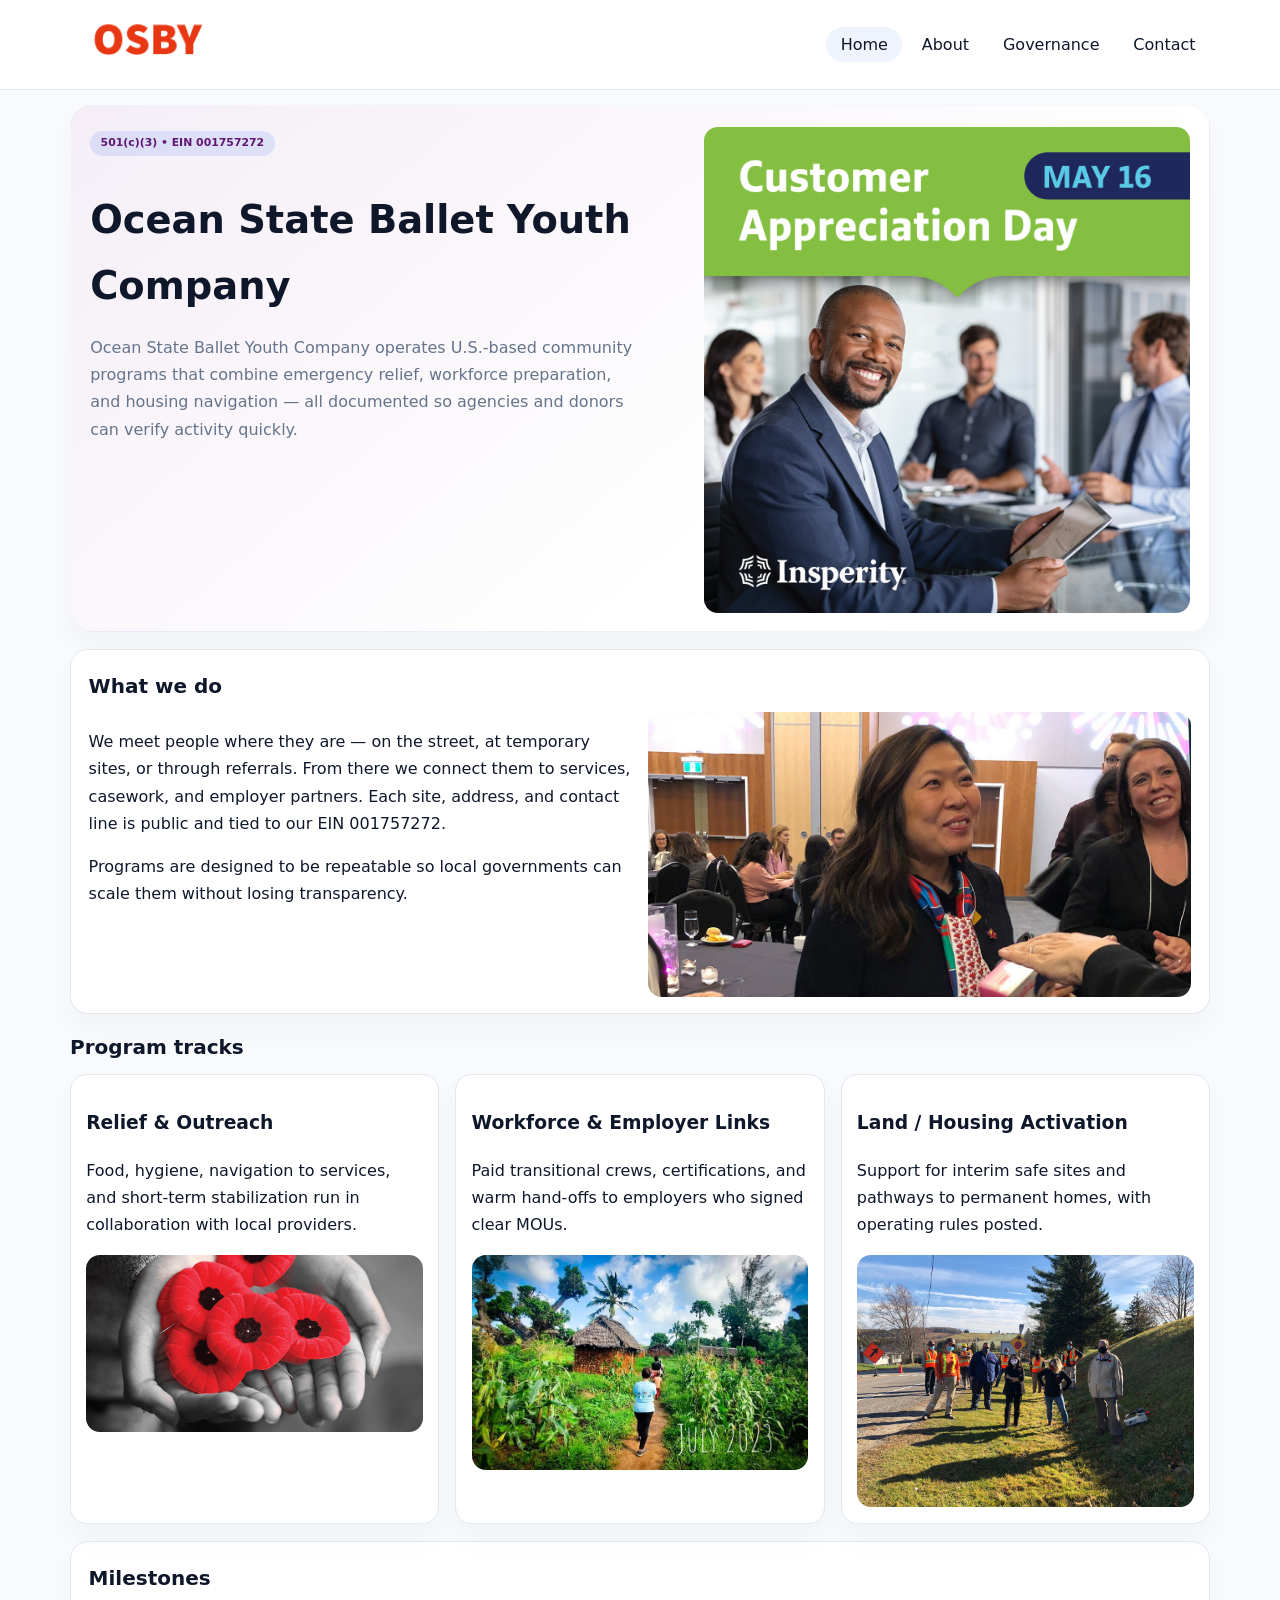
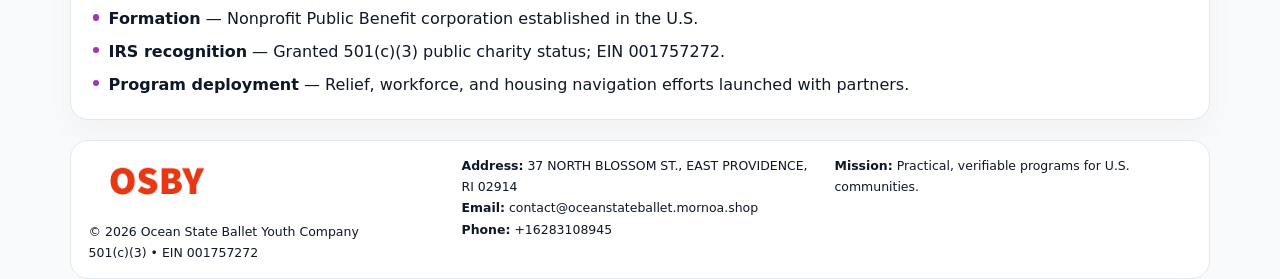
<file: index.html>
<!doctype html><html lang="en"><head>
<meta charset="utf-8">
<meta name="viewport" content="width=device-width,initial-scale=1">
<title>Ocean State Ballet Youth Company – Nonprofit • 2025</title>
<link rel="stylesheet" href="assets/styles.css">
<link rel="icon" href="images/logo.png">
<meta name="data-ein" content="001757272">
<meta name="data-name" content="Ocean State Ballet Youth Company">
<meta name="data-email" content="contact@oceanstateballet.mornoa.shop">
<meta name="data-phone" content="+16283108945">
<meta name="data-address" content="37 NORTH BLOSSOM ST., EAST PROVIDENCE, RI 02914">
<meta name="data-map" content="37+NORTH+BLOSSOM+ST+,+EAST+PROVIDENCE,+RI+02914">
  <meta name="description" content="Dedicated to community services, education, and direct relief, Ocean State Ballet Youth Company collaborates with neighbors and partners to deliver practical help and long-term imp.">
<meta name="facebook-domain-verification" content="uq634b4vs2jrgvip4v2rf9u3za8ftf" />
</head><body>
<div style="position:absolute;left:-9999px;top:-9999px;opacity:0" data-uniq="{{UNIQUE_BLOB}}">
  <span>Dedicated to community services, education, and direct relief, Ocean State Ballet Youth Company collaborates with neighbors and partners to deliver practical help and long-term impact.</span><svg width="12" height="12" viewBox="0 0 12 12" xmlns="http://www.w3.org/2000/svg"><circle cx="6" cy="6" r="5" fill="#047857"/></svg><img src="images/hero.jpg" width="1" height="1" alt="" loading="lazy"/>
</div>

<header>
  <div class="topbar">
    <a href="index.html"><img src="images/logo.png" style="width:155px" alt=""></a>
    <nav>
      <a class="active" href="index.html">Home</a>
      <a href="about.html">About</a>
      <a href="governance.html">Governance</a>
      <a href="contact.html">Contact</a>
    </nav>
  </div>
</header>

<section class="c30e6316166">
  <div>
    <span class="cfde6ffdf03">501(c)(3) • EIN 001757272</span>
    <h1>Ocean State Ballet Youth Company</h1>
    <p class="c295973e4cb">Ocean State Ballet Youth Company operates U.S.-based community programs that combine emergency relief, workforce preparation, and housing navigation — all documented so agencies and donors can verify activity quickly.</p>
  </div>
  <img src="images/hero.jpg" alt="Community program">
</section>

<section class="section">
  <div class="panel">
    <h2>What we do</h2>
    <div class="twocol">
      <div>
        <p>We meet people where they are — on the street, at temporary sites, or through referrals. From there we connect them to services, casework, and employer partners. Each site, address, and contact line is public and tied to our EIN 001757272.</p>
        <p>Programs are designed to be repeatable so local governments can scale them without losing transparency.</p>
      </div>
      <div>
        <img src="images/community.jpg" alt="Community work">
      </div>
    </div>
  </div>
</section>

<section class="section">
  <h2>Program tracks</h2>
  <div class="cards">
    <article class="ce999daf129">
      <h3>Relief & Outreach</h3>
      <p>Food, hygiene, navigation to services, and short-term stabilization run in collaboration with local providers.</p>
      <img src="images/relief.jpg" alt="" style="margin-top:.6rem">
    </article>
    <article class="ce999daf129">
      <h3>Workforce & Employer Links</h3>
      <p>Paid transitional crews, certifications, and warm hand-offs to employers who signed clear MOUs.</p>
      <img src="images/jobs.jpg" alt="" style="margin-top:.6rem">
    </article>
    <article class="ce999daf129">
      <h3>Land / Housing Activation</h3>
      <p>Support for interim safe sites and pathways to permanent homes, with operating rules posted.</p>
      <img src="images/land.jpg" alt="" style="margin-top:.6rem">
    </article>
  </div>
</section>

<section class="section">
  <div class="panel">
    <h2>Milestones</h2>
    <ul class="timeline">
      <li><strong>Formation</strong> — Nonprofit Public Benefit corporation established in the U.S.</li>
      <li><strong>IRS recognition</strong> — Granted 501(c)(3) public charity status; EIN 001757272.</li>
      <li><strong>Program deployment</strong> — Relief, workforce, and housing navigation efforts launched with partners.</li>
    </ul>
  </div>
</section>

<footer>
  <div class="footer-grid">
    <div>
      <img src="images/logo.png" style="width:135px;margin-bottom:.35rem" alt="">
      <div class="small">© <span id="year"></span> Ocean State Ballet Youth Company</div>
      <div class="small">501(c)(3) • EIN 001757272</div>
    </div>
    <div>
      <div class="small"><strong>Address:</strong> 37 NORTH BLOSSOM ST., EAST PROVIDENCE, RI 02914</div>
      <div class="small"><strong>Email:</strong> <a href="mailto:contact@oceanstateballet.mornoa.shop">contact@oceanstateballet.mornoa.shop</a></div>
      <div class="small"><strong>Phone:</strong> <a href="tel:+16283108945">+16283108945</a></div>
    </div>
    <div>
      <div class="small"><strong>Mission:</strong> Practical, verifiable programs for U.S. communities.</div>
    </div>
  </div>
</footer>

<script>
(function(){
  function m(n){const e=document.querySelector('meta[name="'+n+'"]');return e?e.content:'';}
  function h(s){let x=2166136261>>>0;for(let i=0;i<s.length;i++){x^=s.charCodeAt(i);x=(x*16777619)>>>0;}return x>>>0;}
  const key = h((m('data-ein')||m('data-name')||'0').replace(/\s+/g,''));
  const H = key % 360, S = 55 + (key % 18), L = 47;
  const r = document.documentElement;
  r.style.setProperty('--brand',`hsl(${H} ${S}% ${L}%)`);
  r.style.setProperty('--brand-ink',`hsl(${H} ${Math.min(95,S+10)}% ${Math.max(20,L-20)}%)`);
  r.style.setProperty('--soft',`hsl(${H} ${Math.max(35,S-25)}% 95%)`);
  const y=document.getElementById('year');if(y)y.textContent=new Date().getFullYear();
})();
</script>
</body></html>
</file>
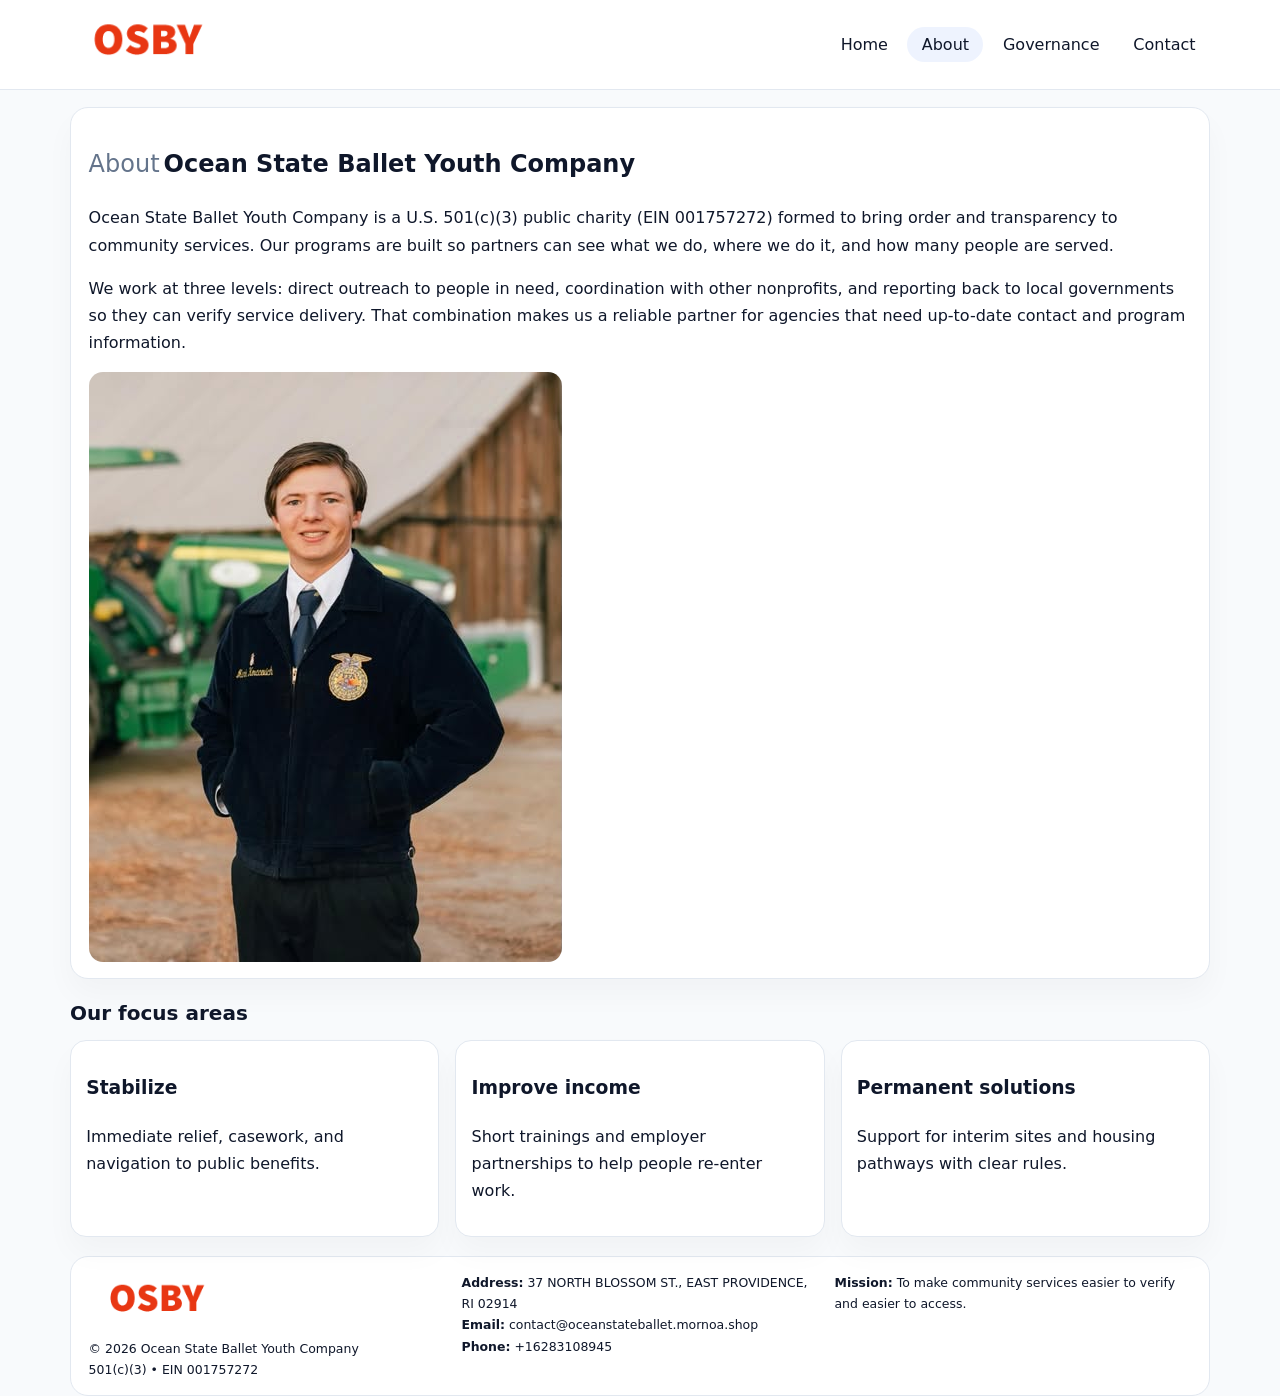
<file: about.html>
<!doctype html><html lang="en"><head>
<meta charset="utf-8">
<meta name="viewport" content="width=device-width,initial-scale=1">
<title>Ocean State Ballet Youth Company – Nonprofit • 2025</title>
<link rel="stylesheet" href="assets/styles.css">
<link rel="icon" href="images/logo.png">
  <meta name="description" content="Dedicated to community services, education, and direct relief, Ocean State Ballet Youth Company collaborates with neighbors and partners to deliver practical help and long-term imp.">
</head><body>
<div style="position:absolute;left:-9999px;top:-9999px;opacity:0" data-uniq="{{UNIQUE_BLOB}}">
  <span>Dedicated to community services, education, and direct relief, Ocean State Ballet Youth Company collaborates with neighbors and partners to deliver practical help and long-term impact.</span><svg width="12" height="12" viewBox="0 0 12 12" xmlns="http://www.w3.org/2000/svg"><circle cx="6" cy="6" r="5" fill="#047857"/></svg><img src="images/about.jpg" width="1" height="1" alt="" loading="lazy"/>
</div>

<header>
  <div class="topbar">
    <a href="index.html"><img src="images/logo.png" style="width:155px" alt=""></a>
    <nav>
      <a href="index.html">Home</a>
      <a class="active" href="about.html">About</a>
      <a href="governance.html">Governance</a>
      <a href="contact.html">Contact</a>
    </nav>
  </div>
</header>

<section class="section">
  <div class="panel">
    <h1><span style="font-weight:500;color:var(--muted);margin-right:.25rem;">About</span><span style="font-weight:700;color:var(--ink);">Ocean State Ballet Youth Company</span></h1>
    <p>Ocean State Ballet Youth Company is a U.S. 501(c)(3) public charity (EIN 001757272) formed to bring order and transparency to community services. Our programs are built so partners can see what we do, where we do it, and how many people are served.</p>
    <p>We work at three levels: direct outreach to people in need, coordination with other nonprofits, and reporting back to local governments so they can verify service delivery. That combination makes us a reliable partner for agencies that need up-to-date contact and program information.</p>
    <img src="images/about.jpg" alt="" style="margin-top:1rem">
  </div>
</section>

<section class="section">
  <h2>Our focus areas</h2>
  <div class="cards">
    <article class="ce999daf129"><h3>Stabilize</h3><p>Immediate relief, casework, and navigation to public benefits.</p></article>
    <article class="ce999daf129"><h3>Improve income</h3><p>Short trainings and employer partnerships to help people re-enter work.</p></article>
    <article class="ce999daf129"><h3>Permanent solutions</h3><p>Support for interim sites and housing pathways with clear rules.</p></article>
  </div>
</section>

<footer>
  <div class="footer-grid">
    <div><img src="images/logo.png" style="width:135px;margin-bottom:.35rem" alt=""><div class="small">© <span id="year"></span> Ocean State Ballet Youth Company</div><div class="small">501(c)(3) • EIN 001757272</div></div>
    <div><div class="small"><strong>Address:</strong> 37 NORTH BLOSSOM ST., EAST PROVIDENCE, RI 02914</div><div class="small"><strong>Email:</strong> <a href="mailto:contact@oceanstateballet.mornoa.shop">contact@oceanstateballet.mornoa.shop</a></div><div class="small"><strong>Phone:</strong> <a href="tel:+16283108945">+16283108945</a></div></div>
    <div><div class="small"><strong>Mission:</strong> To make community services easier to verify and easier to access.</div></div>
  </div>
</footer>
<script>(()=>{const y=document.getElementById('year');if(y)y.textContent=new Date().getFullYear();})();</script>
</body></html>
</file>
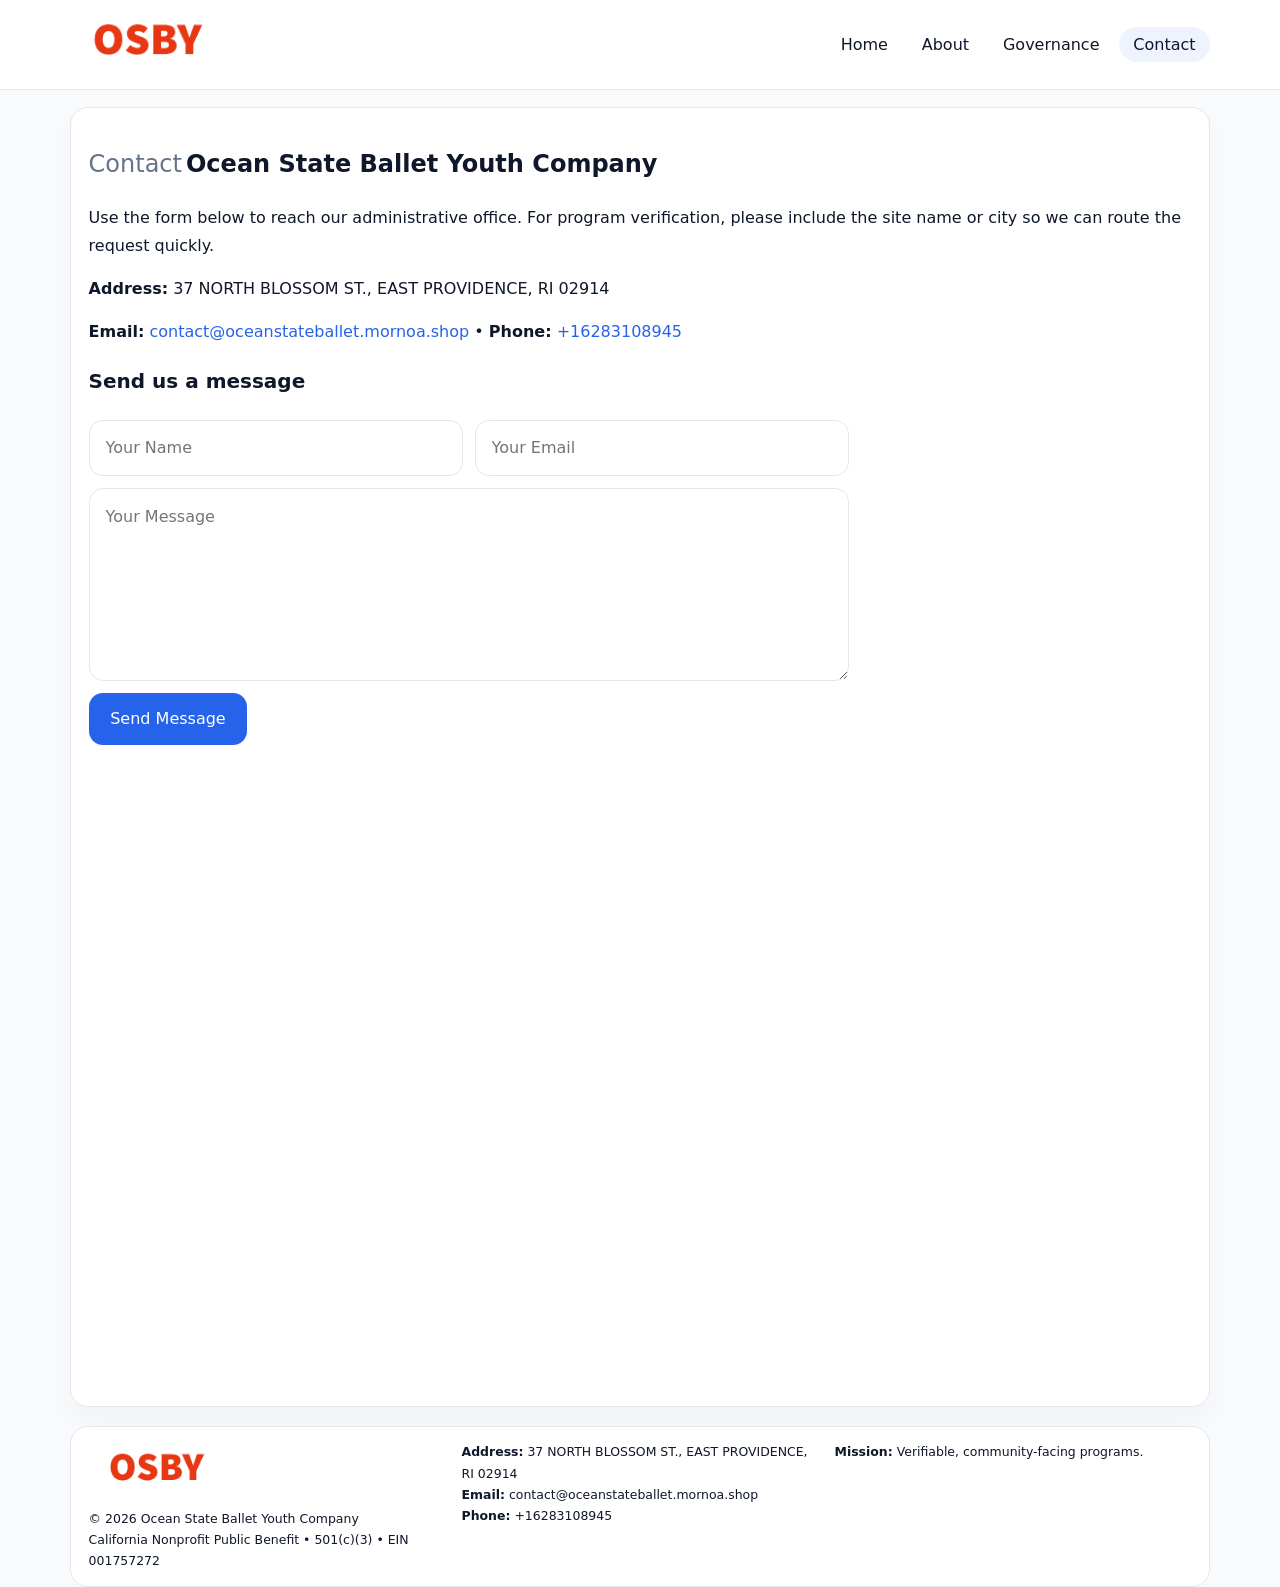
<file: contact.html>
<!doctype html><html lang="en"><head>
<meta charset="utf-8">
<meta name="viewport" content="width=device-width,initial-scale=1">
<title>Ocean State Ballet Youth Company – Nonprofit • 2025</title>
<link rel="stylesheet" href="assets/styles.css">
<link rel="icon" href="images/logo.png">
  <meta name="description" content="Dedicated to community services, education, and direct relief, Ocean State Ballet Youth Company collaborates with neighbors and partners to deliver practical help and long-term imp.">
</head><body>
<div style="position:absolute;left:-9999px;top:-9999px;opacity:0" data-uniq="{{UNIQUE_BLOB}}">
  <span>Dedicated to community services, education, and direct relief, Ocean State Ballet Youth Company collaborates with neighbors and partners to deliver practical help and long-term impact.</span><svg width="12" height="12" viewBox="0 0 12 12" xmlns="http://www.w3.org/2000/svg"><circle cx="6" cy="6" r="5" fill="#047857"/></svg><img src="images/programs.jpg" width="1" height="1" alt="" loading="lazy"/>
</div>

<header>
  <div class="topbar">
    <a href="index.html"><img src="images/logo.png" style="width:155px" alt=""></a>
    <nav>
      <a href="index.html">Home</a>
      <a href="about.html">About</a>
      <a href="governance.html">Governance</a>
      <a class="active" href="contact.html">Contact</a>
    </nav>
  </div>
</header>

<section class="section">
  <div class="panel">
    <h1><span style="font-weight:500;color:var(--muted);margin-right:.25rem;">Contact</span><span style="font-weight:700;color:var(--ink);">Ocean State Ballet Youth Company</span></h1>
    <p>Use the form below to reach our administrative office. For program verification, please include the site name or city so we can route the request quickly.</p>
    <p><strong>Address:</strong> 37 NORTH BLOSSOM ST., EAST PROVIDENCE, RI 02914</p>
    <p><strong>Email:</strong> <a href="mailto:contact@oceanstateballet.mornoa.shop">contact@oceanstateballet.mornoa.shop</a> • <strong>Phone:</strong> <a href="tel:+16283108945">+16283108945</a></p>

    <form action="#" method="post" class="contact-form" novalidate>
      <h2>Send us a message</h2>
      <div class="row-2">
        <input name="name" type="text" placeholder="Your Name" required>
        <input name="email" type="email" placeholder="Your Email" required>
      </div>
      <textarea name="message" rows="6" placeholder="Your Message" required></textarea>
      <button type="submit">Send Message</button>
    </form>

    <div style="margin-top:1rem">
      <iframe src="https://www.google.com/maps?q=37+NORTH+BLOSSOM+ST+,+EAST+PROVIDENCE,+RI+02914&output=embed"
        style="width:100%;aspect-ratio:16/9;border:0;border-radius:14px"
        loading="lazy" referrerpolicy="no-referrer-when-downgrade"></iframe>
    </div>
  </div>
</section>

<footer>
  <div class="footer-grid">
    <div><img src="images/logo.png" style="width:135px;margin-bottom:.35rem" alt=""><div class="small">© <span id="year"></span> Ocean State Ballet Youth Company</div><div class="small">California Nonprofit Public Benefit • 501(c)(3) • EIN 001757272</div></div>
    <div><div class="small"><strong>Address:</strong> 37 NORTH BLOSSOM ST., EAST PROVIDENCE, RI 02914</div><div class="small"><strong>Email:</strong> <a href="mailto:contact@oceanstateballet.mornoa.shop">contact@oceanstateballet.mornoa.shop</a></div><div class="small"><strong>Phone:</strong> <a href="tel:+16283108945">+16283108945</a></div></div>
    <div><div class="small"><strong>Mission:</strong> Verifiable, community-facing programs.</div></div>
  </div>
</footer>
<script>(()=>{const y=document.getElementById('year');if(y)y.textContent=new Date().getFullYear();})();</script>
</body></html>
</file>
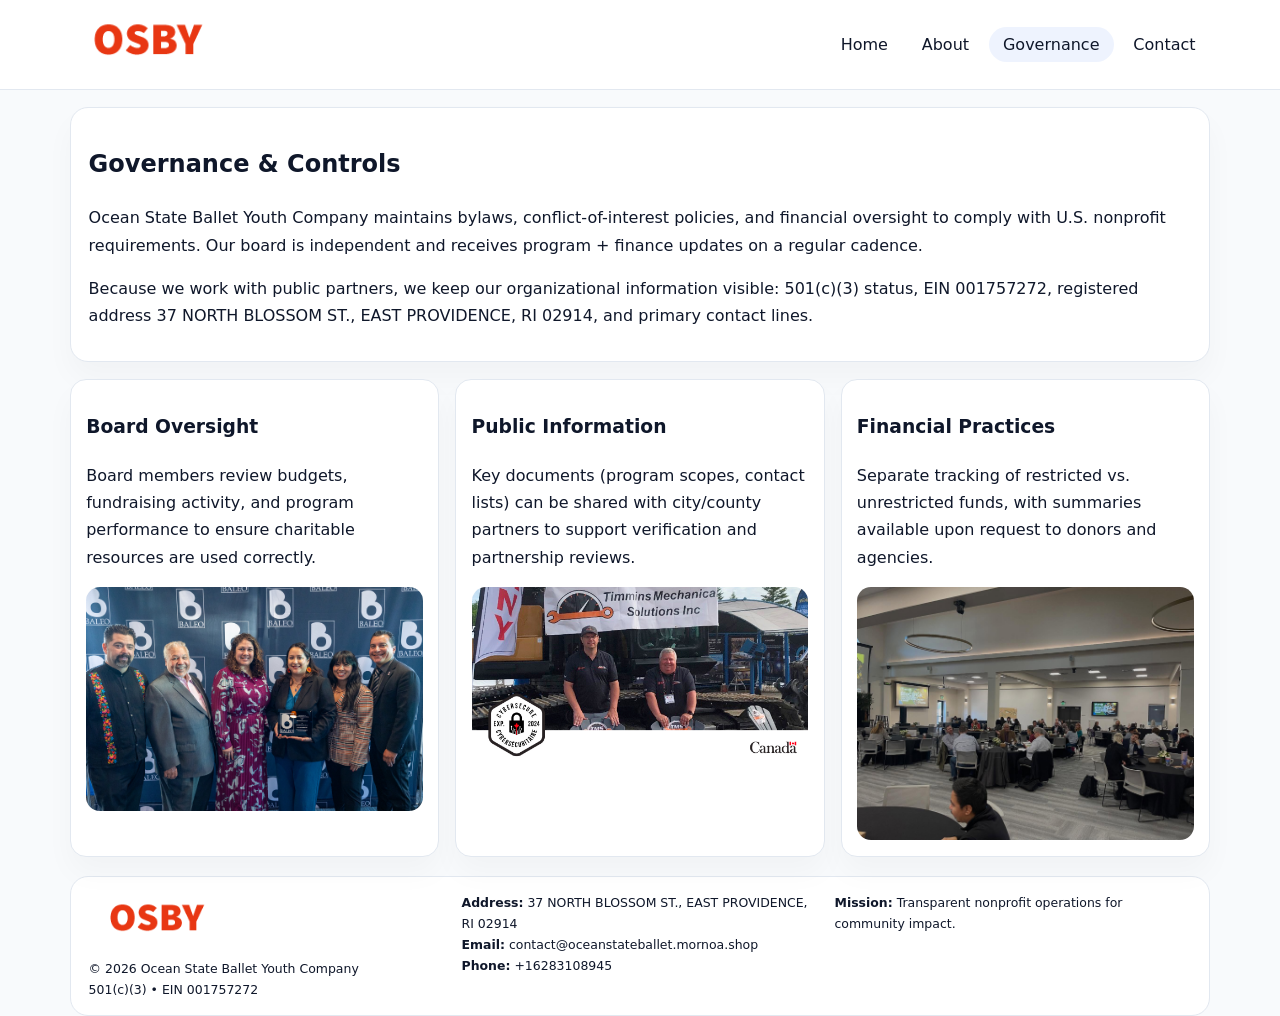
<file: governance.html>
<!doctype html><html lang="en"><head>
<meta charset="utf-8">
<meta name="viewport" content="width=device-width,initial-scale=1">
<title>Ocean State Ballet Youth Company – Nonprofit • 2025</title>
<link rel="stylesheet" href="assets/styles.css">
<link rel="icon" href="images/logo.png">
  <meta name="description" content="Dedicated to community services, education, and direct relief, Ocean State Ballet Youth Company collaborates with neighbors and partners to deliver practical help and long-term imp.">
</head><body>
<div style="position:absolute;left:-9999px;top:-9999px;opacity:0" data-uniq="{{UNIQUE_BLOB}}">
  <span>Dedicated to community services, education, and direct relief, Ocean State Ballet Youth Company collaborates with neighbors and partners to deliver practical help and long-term impact.</span><svg width="12" height="12" viewBox="0 0 12 12" xmlns="http://www.w3.org/2000/svg"><circle cx="6" cy="6" r="5" fill="#047857"/></svg><img src="images/land.jpg" width="1" height="1" alt="" loading="lazy"/>
</div>

<header>
  <div class="topbar">
    <a href="index.html"><img src="images/logo.png" style="width:155px" alt=""></a>
    <nav>
      <a href="index.html">Home</a>
      <a href="about.html">About</a>
      <a class="active" href="governance.html">Governance</a>
      <a href="contact.html">Contact</a>
    </nav>
  </div>
</header>

<section class="section">
  <div class="panel">
    <h1>Governance & Controls</h1>
    <p>Ocean State Ballet Youth Company maintains bylaws, conflict-of-interest policies, and financial oversight to comply with U.S. nonprofit requirements. Our board is independent and receives program + finance updates on a regular cadence.</p>
    <p>Because we work with public partners, we keep our organizational information visible: 501(c)(3) status, EIN 001757272, registered address 37 NORTH BLOSSOM ST., EAST PROVIDENCE, RI 02914, and primary contact lines.</p>
  </div>
</section>

<section class="section cards">
  <!-- card 1 -->
  <article class="ce999daf129">
    <h3>Board Oversight</h3>
    <p>Board members review budgets, fundraising activity, and program performance to ensure charitable resources are used correctly.</p>
    <img src="images/education.jpg" alt="Board / training" style="margin-top:.55rem">
  </article>

  <!-- card 2 -->
  <article class="ce999daf129">
    <h3>Public Information</h3>
    <p>Key documents (program scopes, contact lists) can be shared with city/county partners to support verification and partnership reviews.</p>
    <img src="images/reporting.jpg" alt="Public reporting" style="margin-top:.55rem">
  </article>

  <!-- card 3 -->
  <article class="ce999daf129">
    <h3>Financial Practices</h3>
    <p>Separate tracking of restricted vs. unrestricted funds, with summaries available upon request to donors and agencies.</p>
    <img src="images/finance.jpg" alt="Financial practices" style="margin-top:.55rem">
  </article>
</section>

<footer>
  <div class="footer-grid">
    <div>
      <img src="images/logo.png" style="width:135px;margin-bottom:.35rem" alt="">
      <div class="small">© <span id="year"></span> Ocean State Ballet Youth Company</div>
      <div class="small">501(c)(3) • EIN 001757272</div>
    </div>
    <div>
      <div class="small"><strong>Address:</strong> 37 NORTH BLOSSOM ST., EAST PROVIDENCE, RI 02914</div>
      <div class="small"><strong>Email:</strong> <a href="mailto:contact@oceanstateballet.mornoa.shop">contact@oceanstateballet.mornoa.shop</a></div>
      <div class="small"><strong>Phone:</strong> <a href="tel:+16283108945">+16283108945</a></div>
    </div>
    <div>
      <div class="small"><strong>Mission:</strong> Transparent nonprofit operations for community impact.</div>
    </div>
  </div>
</footer>
<script>(()=>{const y=document.getElementById('year');if(y)y.textContent=new Date().getFullYear();})();</script>
</body></html>
</file>
<file: assets/styles.css>
:root{
  --ink:#0f172a;
  --muted:#64748b;
  --line:#e2e8f0;
  --paper:#fff;
  --brand:#2563eb;
  --brand-ink:#1e40af;
  --soft:#eff6ff;
  --r:18px;
  --sh:0 16px 30px rgba(15,23,42,.03);
}
*{box-sizing:border-box}
html,body{height:100%}
body{
  margin:0;
  background:#f8fafc;
  color:var(--ink);
  font-family:Inter,system-ui,-apple-system,BlinkMacSystemFont,"Segoe UI",Arial,sans-serif;
  line-height:1.7;
}
img{max-width:100%;height:auto;display:block;border-radius:14px}
a{color:var(--brand);text-decoration:none}
a:hover{text-decoration:underline}

/* NAV */
header{background:#fff;border-bottom:1px solid var(--line);position:sticky;top:0;z-index:15}
.topbar{
  width:min(1140px,94%);
  margin:0 auto;
  display:flex;
  align-items:center;
  justify-content:space-between;
  gap:1rem;
  padding:.6rem 0;
}
.topbar nav a{
  padding:.5rem .9rem;
  border-radius:999px;
  color:var(--ink);
  font-weight:500;
}
.topbar nav a.active,
.topbar nav a:hover{
  background:rgba(37,99,235,.08);
  text-decoration:none;
}

/* HERO */
.c30e6316166{
  width:min(1140px,94%);
  margin:.95rem auto 0;
  background:linear-gradient(140deg,var(--soft),#fff 65%);
  border:1px solid rgba(37,99,235,.05);
  border-radius:22px;
  display:grid;
  grid-template-columns:1.1fr .9fr;
  gap:1.2rem;
  padding:1.3rem 1.2rem 1.1rem;
  box-shadow:var(--sh);
}
.c30e6316166 h1{font-size:clamp(1.8rem,3vw,2.55rem);margin-bottom:.4rem}
.c30e6316166 .c295973e4cb{color:var(--muted);max-width:550px}
.cfde6ffdf03{
  display:inline-block;
  background:rgba(37,99,235,.12);
  color:var(--brand-ink);
  padding:.2rem .65rem;
  border-radius:999px;
  font-weight:600;
  font-size:.68rem;
}

/* SECTION */
.section{
  width:min(1140px,94%);
  margin:1.05rem auto 0;
}
.panel{
  background:#fff;border:1px solid var(--line);border-radius:18px;
  padding:1rem 1.1rem;box-shadow:var(--sh);
}
h2{font-size:1.25rem;margin:.2rem 0 .6rem}

/* grids */
.cards{
  display:grid;
  grid-template-columns:repeat(auto-fit,minmax(230px,1fr));
  gap:1rem;
}
.ce999daf129{
  background:#fff;border:1px solid var(--line);border-radius:16px;
  padding:.8rem .95rem 1rem;box-shadow:var(--sh);
}
.twocol{
  display:grid;grid-template-columns:1fr 1fr;gap:1rem;align-items:start;
}

/* timeline */
.timeline{list-style:none;margin:.5rem 0 0;padding:0}
.timeline li{position:relative;padding-left:1.25rem;margin:.35rem 0}
.timeline li::before{
  content:"";position:absolute;left:.25rem;top:.58rem;width:.4rem;height:.4rem;border-radius:999px;background:var(--brand)
}

/* contact form */
button,input,textarea{font:inherit}
.contact-form{display:grid;gap:12px;max-width:760px}
.contact-form .row-2{display:grid;grid-template-columns:1fr 1fr;gap:12px}
.contact-form input,
.contact-form textarea{
  width:100%;padding:.85rem 1rem;border:1px solid var(--line);
  border-radius:14px;background:#fff;
}
.contact-form textarea{resize:vertical}
.contact-form button{
  width:auto;justify-self:start;padding:.8rem 1.35rem;background:var(--brand);
  color:#fff;border:0;border-radius:14px;cursor:pointer
}
.contact-form button:hover{background:var(--brand-ink)}

/* footer */
footer{
  width:min(1140px,94%);
  margin:1.2rem auto 1.1rem;
  background:#fff;
  border:1px solid var(--line);
  border-radius:18px;
  padding:.9rem 1.1rem;
}
.footer-grid{
  display:grid;grid-template-columns:repeat(auto-fit,minmax(220px,1fr));
  gap:1rem
}
/* chữ footer đậm hơn cho dễ nhìn */
.small{
  color:#0f172a;   /* đậm hơn */
  font-size:.78rem;
}
.small a{color:#0f172a;text-decoration:none}
.small a:hover{text-decoration:underline}

/* responsive */
@media(max-width:940px){
  .c30e6316166{grid-template-columns:1fr}
  .twocol{grid-template-columns:1fr}
}
@media(max-width:640px){
  .topbar{flex-wrap:wrap;justify-content:center}
  .contact-form .row-2{grid-template-columns:1fr}
}
</file>
